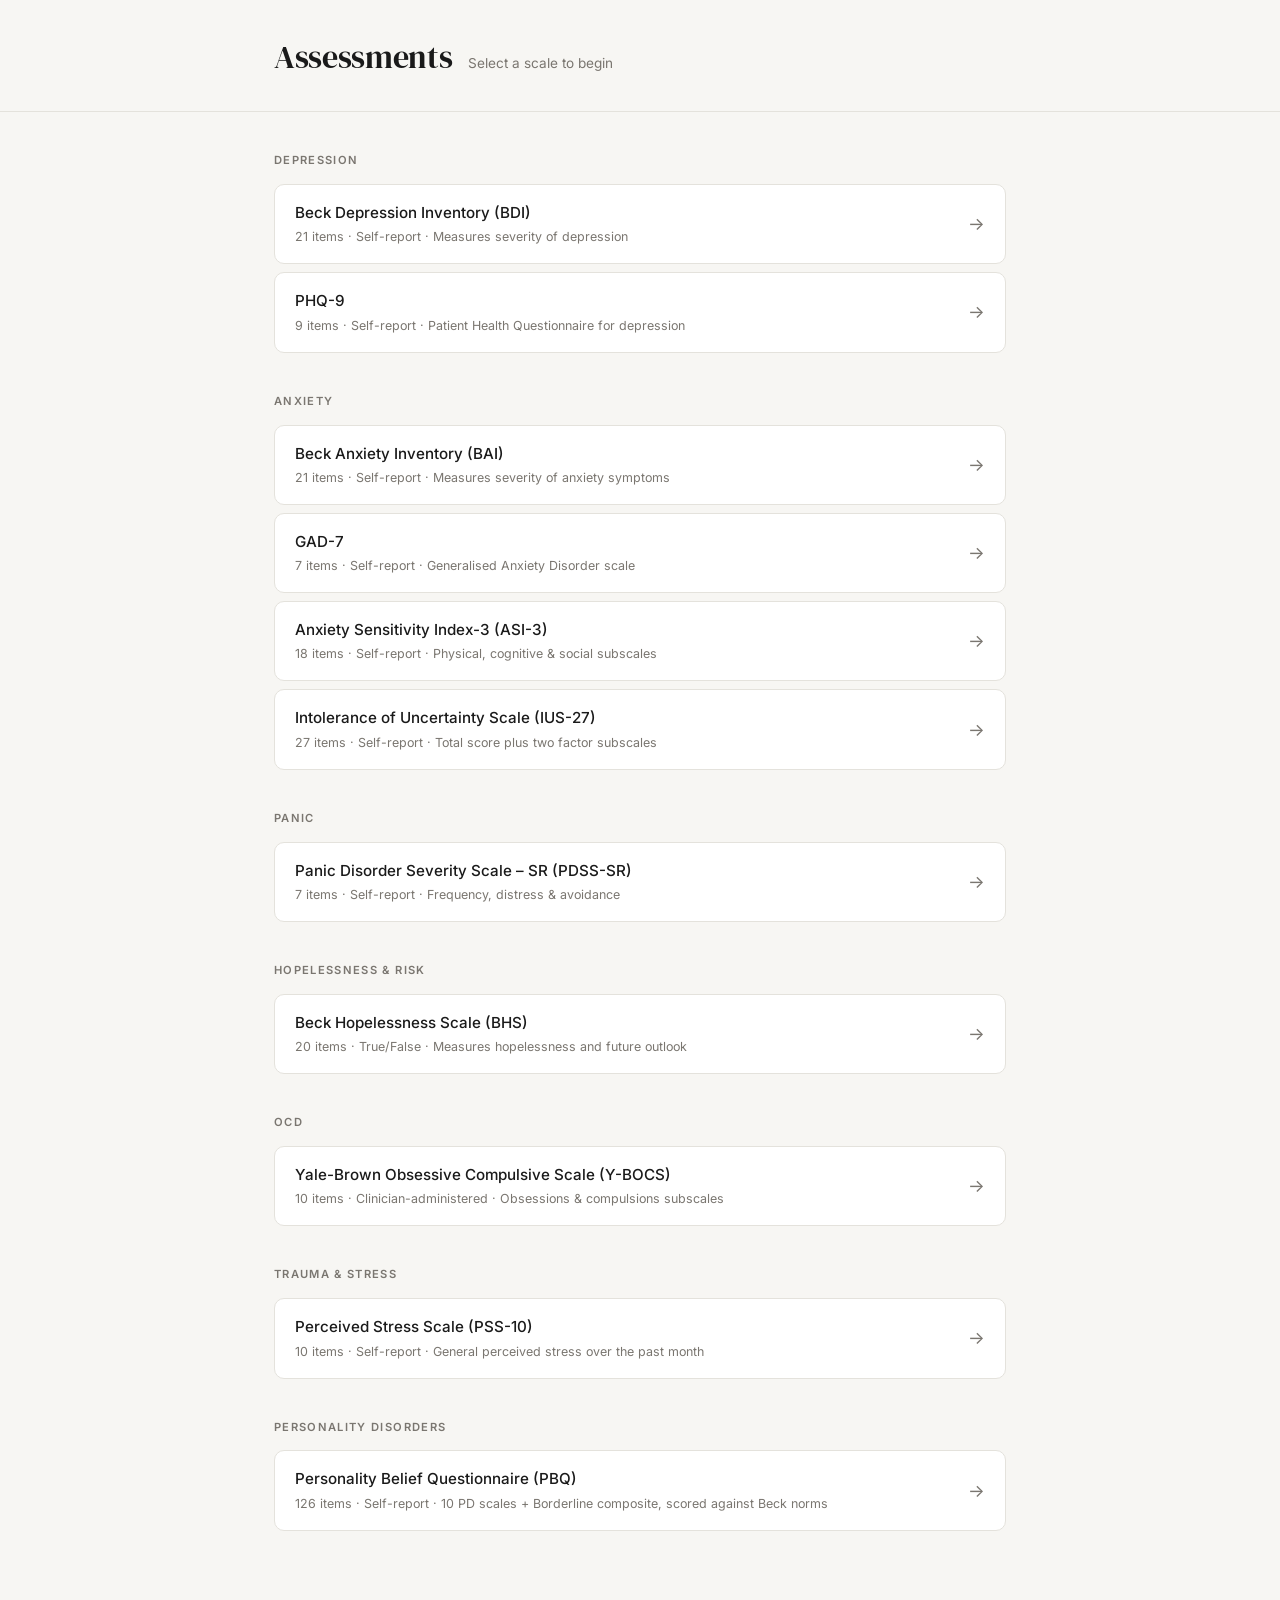
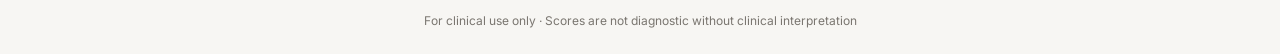
<file: index.html>
<!DOCTYPE html>
<html lang="en">
<head>
  <meta charset="UTF-8" />
  <meta name="viewport" content="width=device-width, initial-scale=1.0" />
  <title>Psych Assessments</title>
  <link rel="preconnect" href="https://fonts.googleapis.com" />
  <link rel="preconnect" href="https://fonts.gstatic.com" crossorigin />
  <link href="https://fonts.googleapis.com/css2?family=DM+Serif+Display&family=Inter:wght@400;500;600&display=swap" rel="stylesheet" />
  <link rel="stylesheet" href="style.css" />
</head>
<body>

<header class="site-header">
  <div class="container">
    <h1>Assessments</h1>
    <span class="subtitle">Select a scale to begin</span>
  </div>
</header>

<main class="container" id="assessment-list">
  <!-- Category sections and test cards are rendered automatically from
       assessments-data.js by renderAssessmentIndex() in shared.js.
       To add a new assessment, edit assessments-data.js only. -->
</main>

<footer class="site-footer">
  <div class="container">
    For clinical use only · Scores are not diagnostic without clinical interpretation
  </div>
</footer>

<script src="assessments-data.js"></script>
<script src="shared.js"></script>
</body>
</html>
</file>
<file: style.css>
/* ── Reset & Base ── */
*, *::before, *::after { box-sizing: border-box; margin: 0; padding: 0; }

:root {
  --bg: #F7F6F3;
  --surface: #FFFFFF;
  --border: #E4E2DC;
  --text: #1A1A1A;
  --muted: #7A7670;
  --accent: #2D5FA6;
  --accent-light: #EDF2FB;
  --danger: #C0392B;
  --danger-light: #FBEAE7;
  --success: #27AE60;
  --radius: 10px;
  --font-body: 'Inter', system-ui, sans-serif;
  --font-display: 'DM Serif Display', Georgia, serif;
  --shadow: 0 1px 3px rgba(0,0,0,0.07), 0 4px 16px rgba(0,0,0,0.05);
}

html { font-size: 16px; }

body {
  font-family: var(--font-body);
  background: var(--bg);
  color: var(--text);
  min-height: 100vh;
  line-height: 1.6;
  -webkit-font-smoothing: antialiased;
}

/* ── Typography ── */
h1 { font-family: var(--font-display); font-size: 2rem; font-weight: 400; letter-spacing: -0.01em; }
h2 { font-size: 0.7rem; font-weight: 600; letter-spacing: 0.12em; text-transform: uppercase; color: var(--muted); }
h3 { font-size: 1rem; font-weight: 600; }

/* ── Layout ── */
.container { max-width: 780px; margin: 0 auto; padding: 0 24px; }

/* ── Header ── */
.site-header {
  padding: 32px 0 28px;
  border-bottom: 1px solid var(--border);
  margin-bottom: 40px;
}
.site-header .container { display: flex; align-items: baseline; gap: 16px; }
.site-header h1 { color: var(--text); }
.site-header .subtitle { font-size: 0.85rem; color: var(--muted); }

/* ── Index Page ── */
.category-section { margin-bottom: 40px; }
.category-label { margin-bottom: 14px; }
.test-grid {
  display: flex;
  flex-direction: column;
  gap: 8px;
}
.test-card {
  display: flex;
  align-items: center;
  justify-content: space-between;
  background: var(--surface);
  border: 1px solid var(--border);
  border-radius: var(--radius);
  padding: 16px 20px;
  text-decoration: none;
  color: var(--text);
  transition: border-color 0.15s, box-shadow 0.15s;
  cursor: pointer;
  gap: 12px;
}
.test-card:hover {
  border-color: var(--accent);
  box-shadow: var(--shadow);
}
.test-card-left { flex: 1; }
.test-card-name { font-size: 0.95rem; font-weight: 500; }
.test-card-desc { font-size: 0.78rem; color: var(--muted); margin-top: 2px; }
.test-card-arrow { color: var(--muted); font-size: 1.1rem; flex-shrink: 0; }

/* ── Assessment Page ── */
.assessment-header {
  padding: 32px 0 0;
}
.back-link {
  display: inline-flex;
  align-items: center;
  gap: 6px;
  font-size: 0.82rem;
  color: var(--muted);
  text-decoration: none;
  margin-bottom: 24px;
  transition: color 0.15s;
}
.back-link:hover { color: var(--accent); }
.assessment-title { font-family: var(--font-display); font-size: 1.8rem; font-weight: 400; }
.assessment-subtitle { font-size: 0.82rem; color: var(--muted); margin-top: 4px; }

/* ── Client Info ── */
.client-info-card {
  background: var(--surface);
  border: 1px solid var(--border);
  border-radius: var(--radius);
  padding: 20px;
  margin: 24px 0;
  display: grid;
  grid-template-columns: 1fr 1fr 1fr;
  gap: 16px;
}
.field-group { display: flex; flex-direction: column; gap: 5px; }
.field-group label { font-size: 0.72rem; font-weight: 600; letter-spacing: 0.08em; text-transform: uppercase; color: var(--muted); }
.field-group input {
  border: 1px solid var(--border);
  border-radius: 6px;
  padding: 9px 12px;
  font-size: 0.9rem;
  font-family: var(--font-body);
  background: var(--bg);
  color: var(--text);
  outline: none;
  transition: border-color 0.15s;
}
.field-group input:focus { border-color: var(--accent); }

/* ── Disclaimer Banner ── */
.disclaimer-banner {
  background: var(--danger-light);
  border-left: 3px solid var(--danger);
  border-radius: 0 var(--radius) var(--radius) 0;
  padding: 14px 18px;
  font-size: 0.8rem;
  color: #7A2E22;
  margin-bottom: 20px;
  line-height: 1.6;
}

/* ── Instructions ── */
.instructions {
  background: var(--accent-light);
  border-left: 3px solid var(--accent);
  border-radius: 0 var(--radius) var(--radius) 0;
  padding: 14px 18px;
  font-size: 0.84rem;
  color: #1E3A6A;
  margin-bottom: 28px;
  line-height: 1.6;
}

/* ── Questions ── */
.question-block {
  background: var(--surface);
  border: 1px solid var(--border);
  border-radius: var(--radius);
  padding: 20px;
  margin-bottom: 10px;
  transition: border-color 0.15s;
}
.question-block.answered { border-color: #B8D4B8; }
.question-number {
  font-size: 0.68rem;
  font-weight: 700;
  letter-spacing: 0.1em;
  text-transform: uppercase;
  color: var(--muted);
  margin-bottom: 8px;
}
.question-text {
  font-size: 0.95rem;
  font-weight: 500;
  margin-bottom: 14px;
  line-height: 1.5;
}
.options { display: flex; flex-direction: column; gap: 7px; }
.option-label {
  display: flex;
  align-items: flex-start;
  gap: 12px;
  padding: 10px 14px;
  border: 1px solid var(--border);
  border-radius: 7px;
  cursor: pointer;
  font-size: 0.875rem;
  transition: background 0.12s, border-color 0.12s;
  line-height: 1.4;
}
.option-label:hover { background: var(--accent-light); border-color: var(--accent); }
.option-label input[type="radio"] { display: none; }
.option-label.selected { background: var(--accent-light); border-color: var(--accent); color: var(--accent); font-weight: 500; }
.option-score {
  flex-shrink: 0;
  width: 22px;
  height: 22px;
  border-radius: 50%;
  background: var(--border);
  display: flex;
  align-items: center;
  justify-content: center;
  font-size: 0.7rem;
  font-weight: 700;
  color: var(--muted);
  margin-top: 1px;
}
.option-label.selected .option-score { background: var(--accent); color: white; }

/* True/False options */
.tf-options { display: flex; gap: 10px; }
.tf-label {
  flex: 1;
  display: flex;
  align-items: center;
  justify-content: center;
  padding: 12px;
  border: 1px solid var(--border);
  border-radius: 7px;
  cursor: pointer;
  font-size: 0.9rem;
  font-weight: 500;
  transition: background 0.12s, border-color 0.12s;
}
.tf-label:hover { background: var(--accent-light); border-color: var(--accent); }
.tf-label input[type="radio"] { display: none; }
.tf-label.selected { background: var(--accent-light); border-color: var(--accent); color: var(--accent); }

/* ── Score Section ── */
.score-bar {
  position: sticky;
  bottom: 0;
  background: var(--surface);
  border-top: 1px solid var(--border);
  padding: 14px 0;
  margin-top: 32px;
  z-index: 10;
}
.score-bar .container {
  display: flex;
  align-items: center;
  justify-content: space-between;
  gap: 16px;
}
.score-display {
  display: flex;
  align-items: baseline;
  gap: 6px;
}
.score-number { font-size: 2rem; font-weight: 700; color: var(--accent); font-family: var(--font-display); }
.score-label { font-size: 0.8rem; color: var(--muted); }
.score-interpretation {
  font-size: 0.82rem;
  font-weight: 600;
  padding: 4px 12px;
  border-radius: 20px;
  background: var(--accent-light);
  color: var(--accent);
}
.btn-download {
  display: inline-flex;
  align-items: center;
  gap: 8px;
  background: var(--accent);
  color: white;
  border: none;
  border-radius: 7px;
  padding: 11px 20px;
  font-size: 0.875rem;
  font-weight: 600;
  cursor: pointer;
  transition: opacity 0.15s;
  font-family: var(--font-body);
}
.btn-download:hover { opacity: 0.85; }
.btn-download:disabled { opacity: 0.4; cursor: not-allowed; }

.progress-note { font-size: 0.78rem; color: var(--muted); }

/* ── Result Card (shown after submit) ── */
.result-card {
  background: var(--surface);
  border: 1px solid var(--border);
  border-radius: var(--radius);
  padding: 28px;
  margin: 20px 0;
  text-align: center;
}
.result-card .big-score { font-size: 3.5rem; font-weight: 700; color: var(--accent); font-family: var(--font-display); }
.result-card .result-label { font-size: 1rem; font-weight: 600; margin: 6px 0 12px; }
.result-card .result-sub { font-size: 0.84rem; color: var(--muted); }

/* ── Subscale breakdown ── */
.subscale-grid { display: grid; grid-template-columns: repeat(3, 1fr); gap: 10px; margin-top: 20px; }
.subscale-item {
  background: var(--bg);
  border: 1px solid var(--border);
  border-radius: 8px;
  padding: 14px;
  text-align: center;
}
.subscale-score { font-size: 1.5rem; font-weight: 700; color: var(--text); }
.subscale-name { font-size: 0.72rem; color: var(--muted); margin-top: 3px; }

/* ── Responsive ── */
@media (max-width: 600px) {
  .client-info-card { grid-template-columns: 1fr; }
  .score-bar .container { flex-wrap: wrap; }
  .subscale-grid { grid-template-columns: 1fr; }
}

/* ── Footer ── */
.site-footer {
  text-align: center;
  padding: 40px 0 24px;
  font-size: 0.75rem;
  color: var(--muted);
}

/* ── Print / PDF ── */
@media print {
  .score-bar, .back-link, .btn-download { display: none; }
  .question-block { break-inside: avoid; }
}
</file>
